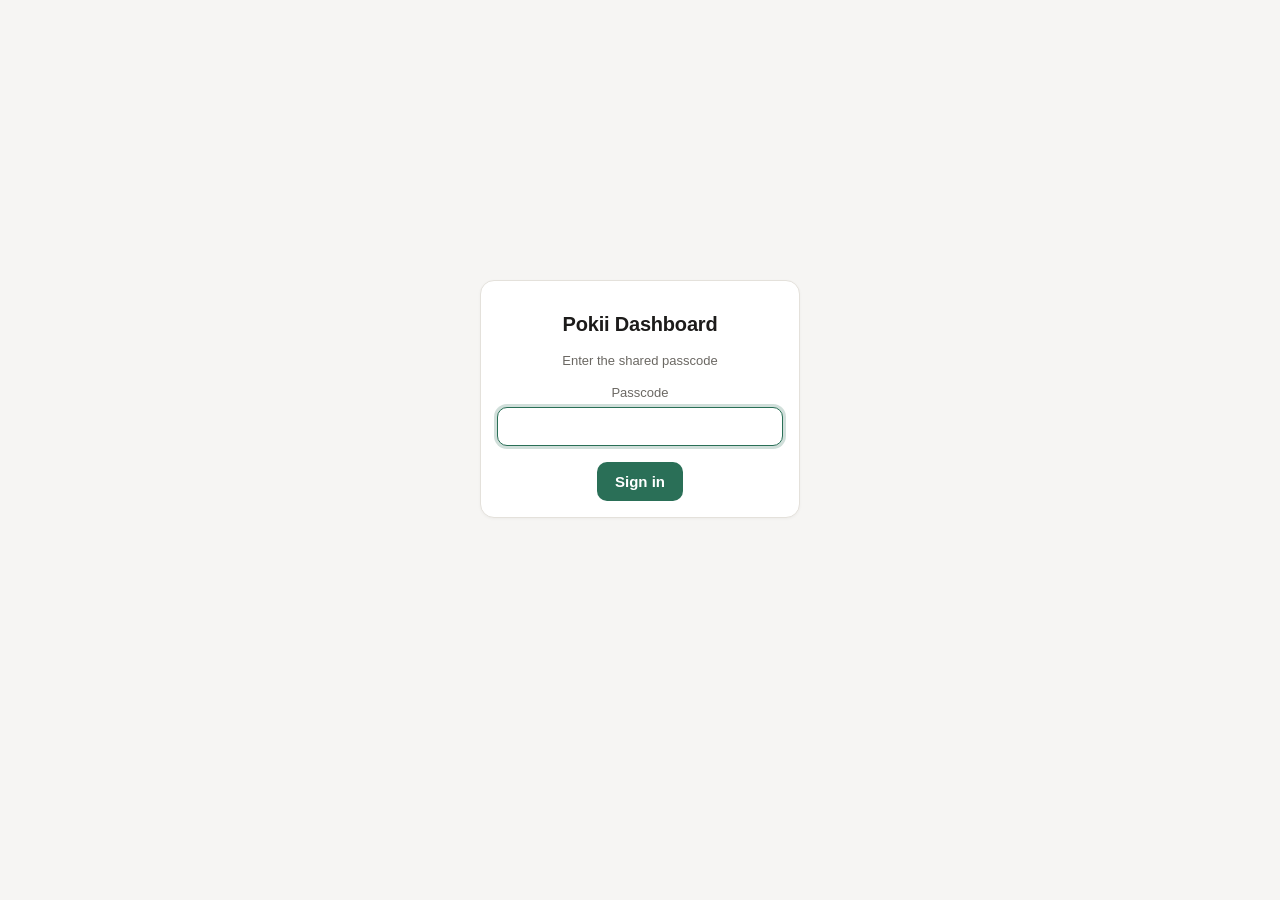
<file: index.html>
<!doctype html>
<html lang="en">
<head>
  <meta charset="utf-8" />
  <meta name="viewport" content="width=device-width, initial-scale=1" />
  <title>Pokii Dashboard — Sign in</title>
  <link rel="stylesheet" href="assets/css/style.css" />
</head>
<body>
  <div class="container login-wrap">
    <div class="card login-card">
      <h1>Pokii Dashboard</h1>
      <p class="hint">Enter the shared passcode</p>
      <form id="login-form">
        <label for="passcode">Passcode</label>
        <input type="password" id="passcode" inputmode="numeric" autocomplete="current-password" required autofocus />
        <div class="field-error" id="login-error" style="display:none"></div>
        <div class="btn-row" style="justify-content:center">
          <button type="submit" class="btn" id="login-btn">Sign in</button>
        </div>
      </form>
    </div>
  </div>

  <script type="module">
    import { login } from "./assets/js/auth.js";
    import { supabase } from "./assets/js/supabaseClient.js";

    // If already signed in, skip straight to the dashboard.
    supabase.auth.getSession().then(({ data }) => {
      if (data.session) window.location.href = "dashboard.html";
    });

    const form = document.getElementById("login-form");
    const errorEl = document.getElementById("login-error");
    const btn = document.getElementById("login-btn");

    form.addEventListener("submit", async (e) => {
      e.preventDefault();
      errorEl.style.display = "none";
      btn.disabled = true;
      btn.textContent = "Checking…";
      try {
        await login(document.getElementById("passcode").value);
        window.location.href = "dashboard.html";
      } catch (err) {
        errorEl.textContent = "Wrong passcode — try again.";
        errorEl.style.display = "block";
        btn.disabled = false;
        btn.textContent = "Sign in";
      }
    });
  </script>
</body>
</html>
</file>
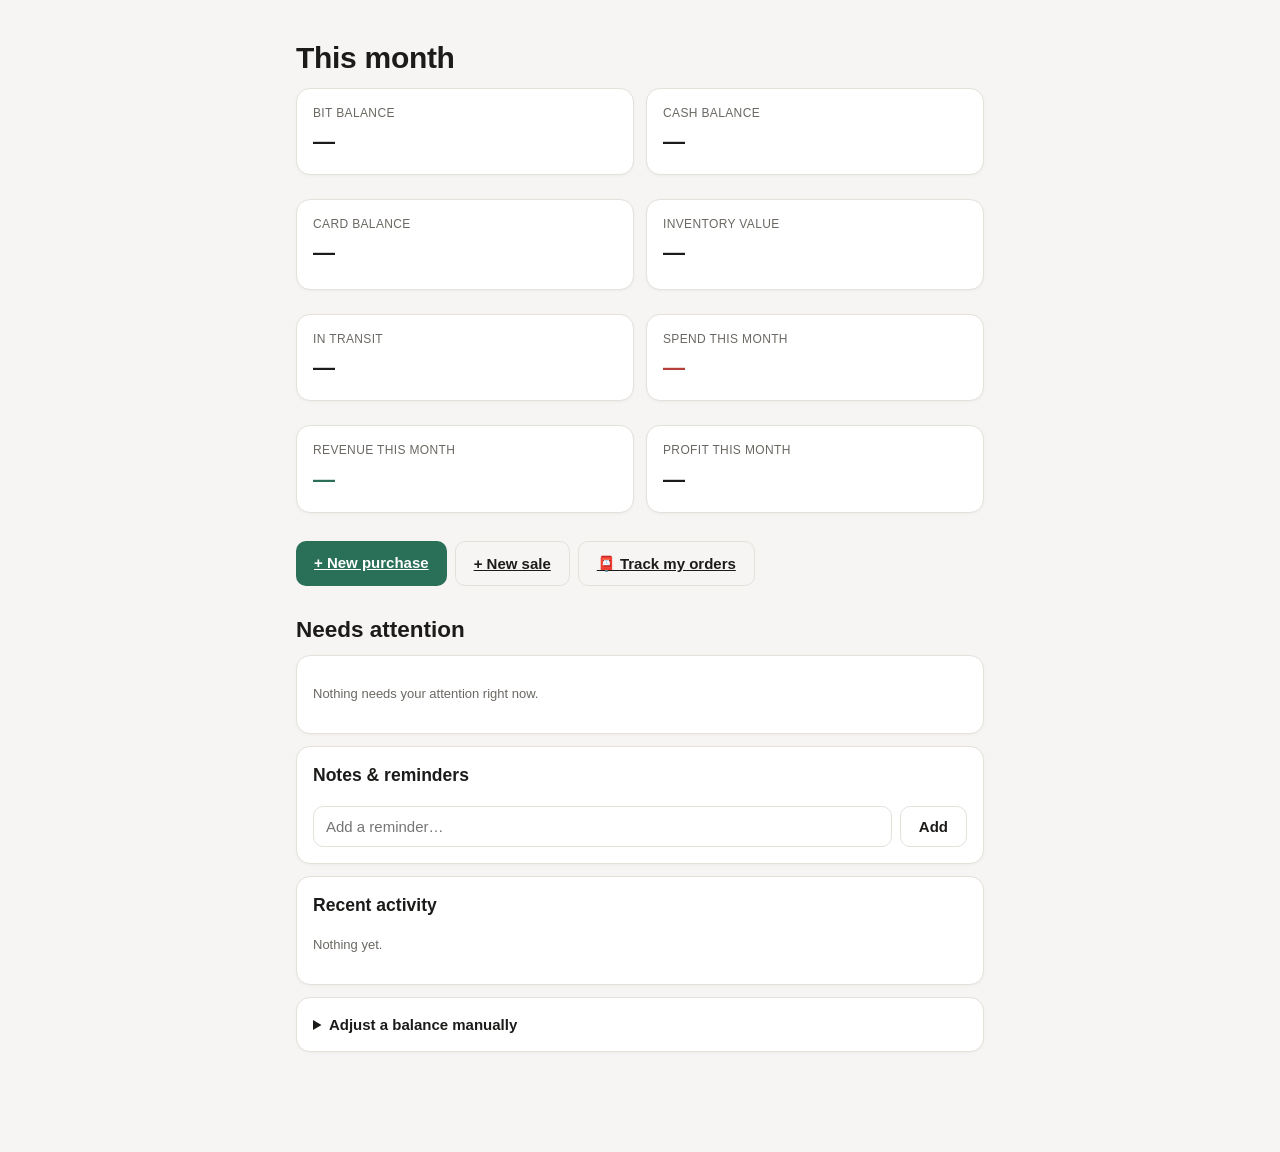
<file: dashboard.html>
<!doctype html>
<html lang="en">
<head>
  <meta charset="utf-8" />
  <meta name="viewport" content="width=device-width, initial-scale=1" />
  <title>Dashboard — Pokii Dashboard</title>
  <link rel="stylesheet" href="assets/css/style.css" />
</head>
<body>
  <div class="container">

    <div id="urgent-alerts"></div>

    <h1 style="margin:20px 0 8px">This month</h1>
    <div class="grid-2">
      <div class="card">
        <div class="stat-label">Bit balance</div>
        <div class="stat-value" id="bal-bit">—</div>
      </div>
      <div class="card">
        <div class="stat-label">Cash balance</div>
        <div class="stat-value" id="bal-cash">—</div>
      </div>
      <div class="card">
        <div class="stat-label">Card balance</div>
        <div class="stat-value" id="bal-card">—</div>
      </div>
      <div class="card">
        <div class="stat-label">Inventory value</div>
        <div class="stat-value" id="inv-value">—</div>
        <div class="hint" id="inv-value-split" style="margin-top:4px"></div>
      </div>
      <div class="card">
        <div class="stat-label">In transit</div>
        <div class="stat-value" id="in-transit">—</div>
      </div>
      <div class="card">
        <div class="stat-label">Spend this month</div>
        <div class="stat-value negative" id="month-spend">—</div>
      </div>
      <div class="card">
        <div class="stat-label">Revenue this month</div>
        <div class="stat-value positive" id="month-revenue">—</div>
      </div>
      <div class="card">
        <div class="stat-label">Profit this month</div>
        <div class="stat-value" id="month-profit">—</div>
      </div>
    </div>

    <div class="btn-row">
      <a class="btn" href="purchases.html#new">+ New purchase</a>
      <a class="btn secondary" href="sales.html#new">+ New sale</a>
      <a class="btn secondary" href="orders.html">📮 Track my orders</a>
    </div>

    <!-- Everything below is what you see scrolling down: what needs doing,
         your own notes, and what's happened most recently. -->

    <h2 style="margin:28px 0 8px">Needs attention</h2>
    <div class="card" id="needs-attention-card">
      <div id="needs-attention-list"><p class="hint">Nothing needs your attention right now.</p></div>
    </div>

    <div class="card" id="reminders-card">
      <h3 style="margin-top:0">Notes &amp; reminders</h3>
      <div id="reminders-list"></div>
      <div class="row" style="display:flex; gap:8px; margin-top:8px">
        <input id="reminder-input" placeholder="Add a reminder…" style="flex:1" />
        <button class="btn secondary" id="reminder-add-btn">Add</button>
      </div>
    </div>

    <div class="card" id="recent-activity-card">
      <h3 style="margin-top:0">Recent activity</h3>
      <div id="recent-activity-list"><p class="hint">Nothing yet.</p></div>
    </div>

    <div class="card" id="market-alerts-card" style="display:none">
      <h3 style="margin-top:0">Deals &amp; drops</h3>
      <p class="hint">Coupons, discounts, and new-product news spotted for Pokémon cards / Funko.</p>
      <div id="market-alerts-list"></div>
    </div>

    <details class="card" id="adjust-balance-card">
      <summary style="cursor:pointer;font-weight:600">Adjust a balance manually</summary>
      <p class="hint">For things the app has no other way to know about — a gift, a correction.</p>
      <select id="adj-account">
        <option value="bit">Bit</option>
        <option value="cash">Cash</option>
        <option value="card">Card</option>
      </select>
      <input id="adj-amount" type="number" step="0.01" placeholder="Amount (+ to add, − to subtract)" />
      <input id="adj-reason" placeholder="Reason (required — e.g. got it as a gift)" />
      <button class="btn secondary" id="adj-save-btn" style="margin-top:6px">Save adjustment</button>
      <p class="field-error" id="adj-error" style="display:none"></p>
    </details>

    <p class="hint spinner-text" id="load-error" style="display:none"></p>
  </div>

  <script type="module" src="assets/js/dashboard.js"></script>
</body>
</html>
</file>
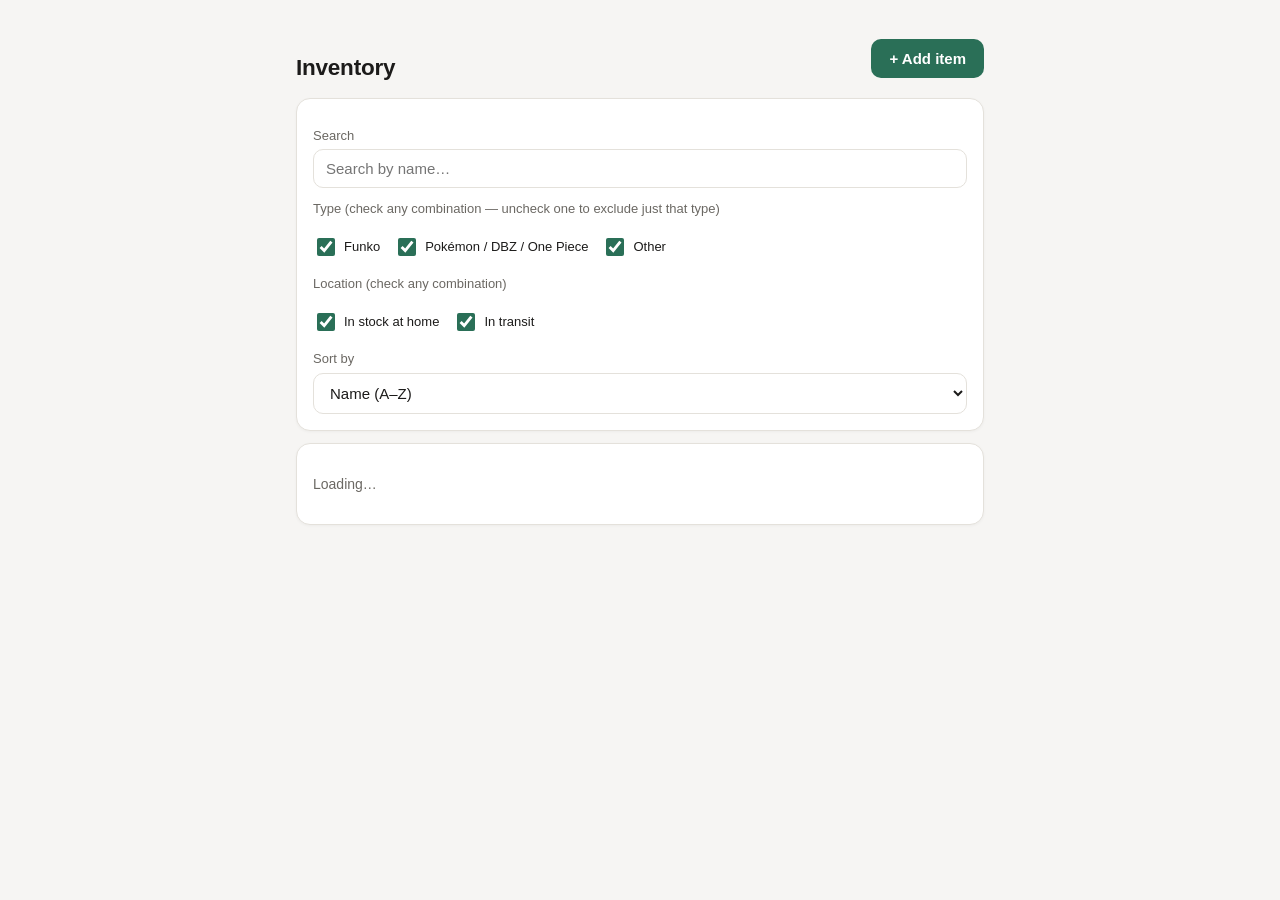
<file: inventory.html>
<!doctype html>
<html lang="en">
<head>
  <meta charset="utf-8" />
  <meta name="viewport" content="width=device-width, initial-scale=1" />
  <title>Inventory — Pokii Dashboard</title>
  <link rel="stylesheet" href="assets/css/style.css" />
</head>
<body>
  <div class="container">

    <section id="list-view">
      <div class="btn-row" style="justify-content:space-between; align-items:center;">
        <h1 style="margin:20px 0 0">Inventory</h1>
        <button class="btn" id="show-add-btn">+ Add item</button>
      </div>
      <p class="hint" id="unit-count"></p>
      <div class="card">
        <label for="search-box">Search</label>
        <input id="search-box" placeholder="Search by name…" />
        <label>Type <span class="hint">(check any combination — uncheck one to exclude just that type)</span></label>
        <div class="row" style="display:flex; gap:14px; flex-wrap:wrap; margin-bottom:10px">
          <label style="display:flex;align-items:center;gap:6px;font-weight:normal;color:var(--text)">
            <input type="checkbox" class="category-check" value="funko" checked /> Funko
          </label>
          <label style="display:flex;align-items:center;gap:6px;font-weight:normal;color:var(--text)">
            <input type="checkbox" class="category-check" value="pokemon_card" checked /> Pokémon / DBZ / One Piece
          </label>
          <label style="display:flex;align-items:center;gap:6px;font-weight:normal;color:var(--text)">
            <input type="checkbox" class="category-check" value="other" checked /> Other
          </label>
        </div>
        <label>Location <span class="hint">(check any combination)</span></label>
        <div class="row" style="display:flex; gap:14px; flex-wrap:wrap; margin-bottom:10px">
          <label style="display:flex;align-items:center;gap:6px;font-weight:normal;color:var(--text)">
            <input type="checkbox" class="location-check" value="home" checked /> In stock at home
          </label>
          <label style="display:flex;align-items:center;gap:6px;font-weight:normal;color:var(--text)">
            <input type="checkbox" class="location-check" value="transit" checked /> In transit
          </label>
        </div>
        <label for="sort-select">Sort by</label>
        <select id="sort-select">
          <option value="name">Name (A–Z)</option>
          <option value="value_desc">Value: high to low</option>
          <option value="value_asc">Value: low to high</option>
          <option value="cost_desc">Cost: high to low</option>
          <option value="qty_desc">Quantity: most in stock</option>
          <option value="oldest">Oldest in stock first</option>
        </select>
      </div>
      <div class="card" id="inventory-list">
        <p class="spinner-text">Loading…</p>
      </div>
    </section>

    <section id="detail-view" style="display:none">
      <button class="btn secondary" id="back-btn">← Back</button>
      <div class="card" id="detail-body"></div>
    </section>

    <section id="add-view" style="display:none">
      <button class="btn secondary" id="back-from-add-btn">← Back</button>
      <h1>Add inventory item</h1>
      <p class="hint">For stock you're entering directly — not tied to a logged purchase or sale (e.g. scanning an existing haul photo). This does not touch your cash balances.</p>
      <div class="card">
        <label for="a-name">Name</label>
        <input id="a-name" placeholder="Item name" />
        <label for="a-category">Category</label>
        <select id="a-category">
          <option value="funko">Funko</option>
          <option value="pokemon_card">Pokémon / DBZ / One Piece</option>
          <option value="other">Other</option>
        </select>
        <label for="a-quantity">Quantity</label>
        <input id="a-quantity" type="number" min="1" step="1" value="1" />
        <label for="a-cost">Cost per unit (what you paid, ₪)</label>
        <input id="a-cost" type="number" min="0" step="0.01" placeholder="0.00" />
        <label for="a-value">Estimated resale value per unit (₪, optional)</label>
        <input id="a-value" type="number" min="0" step="0.01" placeholder="leave blank to auto-estimate" />
        <label for="a-photo">Photo (optional)</label>
        <input id="a-photo" type="file" accept="image/*" />
        <div class="btn-row">
          <button class="btn" id="save-add-btn">Add to inventory</button>
        </div>
        <p class="field-error" id="add-error" style="display:none"></p>
      </div>
    </section>

  </div>

  <script type="module" src="assets/js/inventory.js"></script>
</body>
</html>
</file>
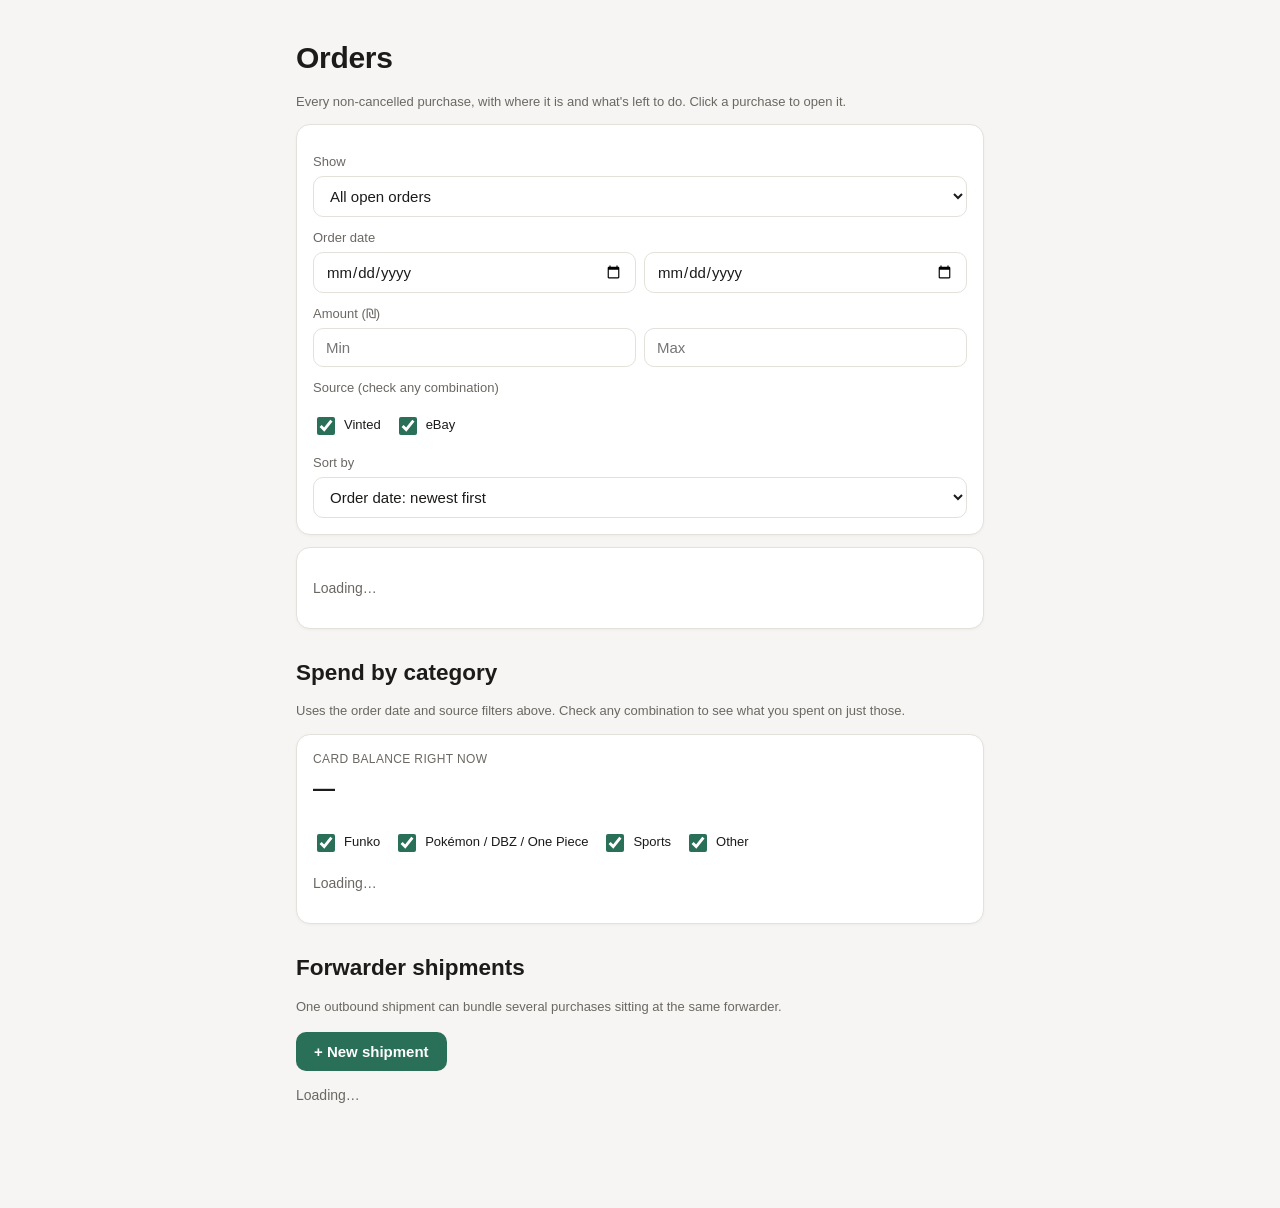
<file: orders.html>
<!doctype html>
<html lang="en">
<head>
  <meta charset="utf-8" />
  <meta name="viewport" content="width=device-width, initial-scale=1" />
  <title>Orders — Pokii Dashboard</title>
  <link rel="stylesheet" href="assets/css/style.css" />
</head>
<body>
  <div class="container">
    <h1 style="margin:20px 0 8px">Orders</h1>
    <p class="hint">Every non-cancelled purchase, with where it is and what's left to do. Click a purchase to open it.</p>

    <div class="card">
      <label for="filter-select">Show</label>
      <select id="filter-select">
        <option value="all">All open orders</option>
        <option value="awaiting_seller">Awaiting seller shipment</option>
        <option value="at_forwarder">At forwarder, not yet sent to me</option>
        <option value="awaiting_payment">Forwarder shipment unpaid</option>
        <option value="in_transit">Shipped to me, in transit</option>
        <option value="received">Received</option>
      </select>

      <label for="date-from">Order date</label>
      <div class="row" style="display:flex; gap:8px">
        <input id="date-from" type="date" placeholder="From" style="flex:1" />
        <input id="date-to" type="date" placeholder="To" style="flex:1" />
      </div>

      <label for="amount-min">Amount (₪)</label>
      <div class="row" style="display:flex; gap:8px">
        <input id="amount-min" type="number" min="0" step="0.01" placeholder="Min" style="flex:1" />
        <input id="amount-max" type="number" min="0" step="0.01" placeholder="Max" style="flex:1" />
      </div>

      <label>Source <span class="hint">(check any combination)</span></label>
      <div class="row" style="display:flex; gap:14px; margin-bottom:10px">
        <label style="display:flex;align-items:center;gap:6px;font-weight:normal;color:var(--text)">
          <input type="checkbox" class="source-check" value="Vinted" checked /> Vinted
        </label>
        <label style="display:flex;align-items:center;gap:6px;font-weight:normal;color:var(--text)">
          <input type="checkbox" class="source-check" value="eBay" checked /> eBay
        </label>
      </div>

      <label for="sort-select">Sort by</label>
      <select id="sort-select">
        <option value="date_desc">Order date: newest first</option>
        <option value="date_asc">Order date: oldest first</option>
        <option value="amount_desc">Amount: high to low</option>
        <option value="amount_asc">Amount: low to high</option>
        <option value="expected_asc">Expected arrival: soonest first</option>
      </select>
    </div>

    <div class="card" id="orders-list">
      <p class="spinner-text">Loading…</p>
    </div>

    <h2 style="margin:28px 0 8px">Spend by category</h2>
    <p class="hint">Uses the order date and source filters above. Check any combination to see what you spent on just those.</p>
    <div class="card">
      <div class="stat-label">Card balance right now</div>
      <div class="stat-value" id="spend-card-balance">—</div>
      <div class="row" style="display:flex; gap:14px; flex-wrap:wrap; margin:14px 0 10px">
        <label style="display:flex;align-items:center;gap:6px;font-weight:normal;color:var(--text)">
          <input type="checkbox" class="spend-category-check" value="funko" checked /> Funko
        </label>
        <label style="display:flex;align-items:center;gap:6px;font-weight:normal;color:var(--text)">
          <input type="checkbox" class="spend-category-check" value="pokemon_card" checked /> Pokémon / DBZ / One Piece
        </label>
        <label style="display:flex;align-items:center;gap:6px;font-weight:normal;color:var(--text)">
          <input type="checkbox" class="spend-category-check" value="sports" checked /> Sports
        </label>
        <label style="display:flex;align-items:center;gap:6px;font-weight:normal;color:var(--text)">
          <input type="checkbox" class="spend-category-check" value="other" checked /> Other
        </label>
      </div>
      <div id="spend-by-category"><p class="spinner-text">Loading…</p></div>
    </div>

    <h2 style="margin:28px 0 8px">Forwarder shipments</h2>
    <p class="hint">One outbound shipment can bundle several purchases sitting at the same forwarder.</p>

    <div class="btn-row">
      <button class="btn" id="new-shipment-btn">+ New shipment</button>
    </div>

    <div class="card" id="new-shipment-card" style="display:none">
      <h3 style="margin-top:0">New forwarder shipment</h3>
      <label for="ns-forwarder">Forwarder</label>
      <select id="ns-forwarder">
        <option value="redbox">Redbox</option>
        <option value="myus">MyUS</option>
        <option value="other">Other</option>
      </select>
      <label for="ns-cost">Shipping cost (₪)</label>
      <input id="ns-cost" type="number" step="0.01" min="0" value="0" />
      <label for="ns-tracking">Tracking number (optional)</label>
      <input id="ns-tracking" placeholder="If you already have it" />
      <label for="ns-expected">Expected arrival (optional)</label>
      <input id="ns-expected" type="date" />

      <label>Purchases sitting at this forwarder</label>
      <div id="ns-purchase-list" class="hint">Pick a forwarder above to see what's waiting there.</div>

      <div class="btn-row">
        <button class="btn" id="ns-create-btn">Create shipment</button>
        <button class="btn secondary" id="ns-cancel-btn">Cancel</button>
      </div>
      <p class="field-error" id="ns-error" style="display:none"></p>
    </div>

    <div id="shipments-list">
      <p class="spinner-text">Loading…</p>
    </div>
  </div>

  <script type="module" src="assets/js/orders.js"></script>
</body>
</html>
</file>
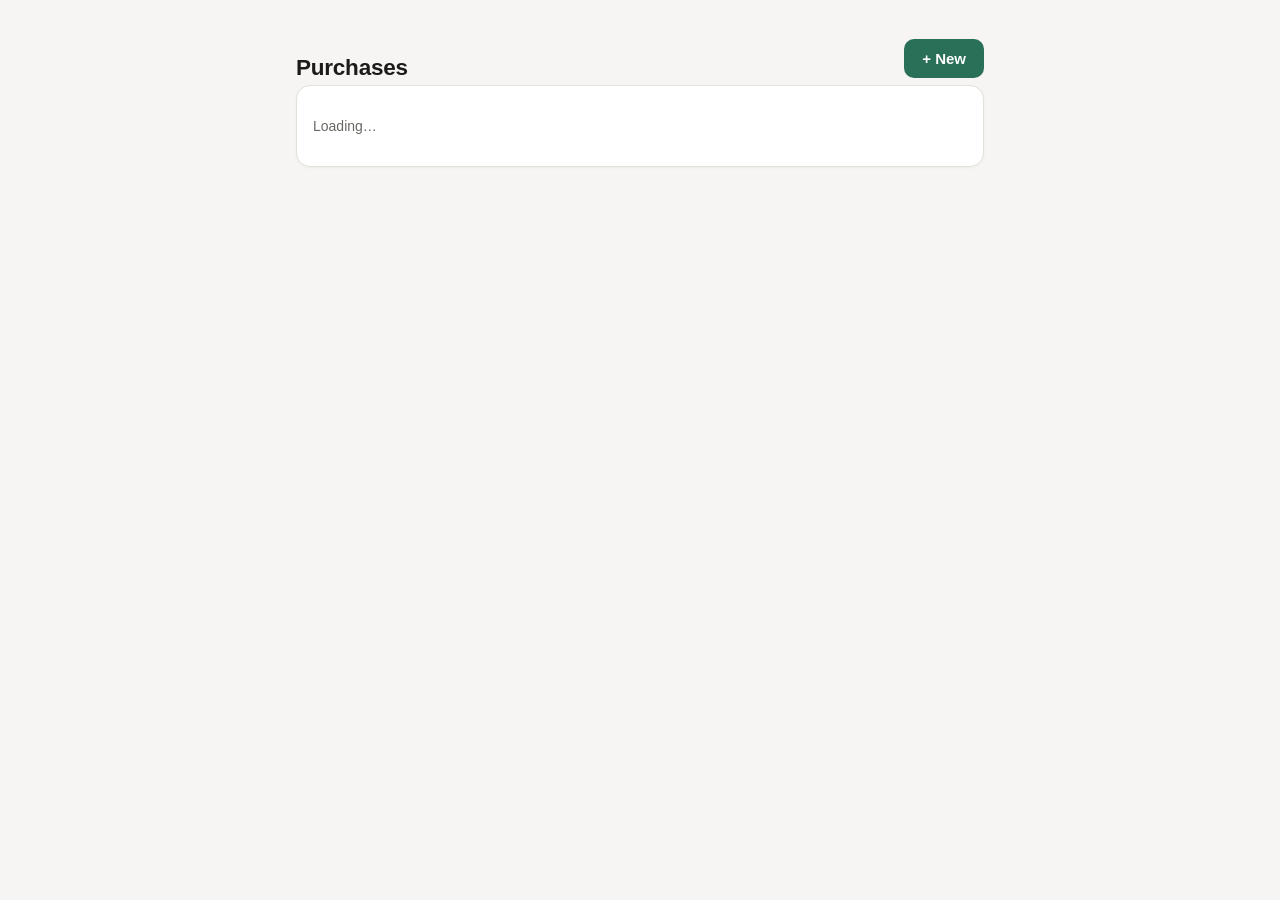
<file: purchases.html>
<!doctype html>
<html lang="en">
<head>
  <meta charset="utf-8" />
  <meta name="viewport" content="width=device-width, initial-scale=1" />
  <title>Purchases — Pokii Dashboard</title>
  <link rel="stylesheet" href="assets/css/style.css" />
</head>
<body>
  <div class="container">

    <!-- LIST VIEW -->
    <section id="list-view">
      <div class="btn-row" style="justify-content:space-between; align-items:center;">
        <h1 style="margin:20px 0 0">Purchases</h1>
        <button class="btn" id="show-new-btn">+ New</button>
      </div>
      <div class="card" id="purchases-list">
        <p class="spinner-text">Loading…</p>
      </div>
    </section>

    <!-- DETAIL VIEW -->
    <section id="detail-view" style="display:none">
      <button class="btn secondary" id="back-from-detail">← Back</button>
      <div class="card" id="detail-body"></div>
    </section>

    <!-- NEW / EDIT PURCHASE VIEW -->
    <section id="form-view" style="display:none">
      <button class="btn secondary" id="back-from-form">← Back</button>
      <h1 id="form-heading">New purchase</h1>

      <div class="card">
        <label for="p-source">Source</label>
        <input id="p-source" placeholder="eBay, Vinted, local, …" />

        <label for="p-sourceurl">Order link (optional)</label>
        <input id="p-sourceurl" type="url" placeholder="Link to the Vinted/eBay listing or order" />

        <label for="p-date">Order date</label>
        <input id="p-date" type="date" />

        <label for="p-account">Paid from</label>
        <select id="p-account">
          <option value="bit">Bit</option>
          <option value="cash">Cash</option>
          <option value="card">Card</option>
        </select>

        <label for="p-status" id="p-status-label">Status</label>
        <select id="p-status">
          <option value="ordered">Ordered</option>
          <option value="shipped">Shipped</option>
          <option value="received">Received</option>
        </select>

        <div class="row" style="display:flex; gap:8px;">
          <div style="flex:1">
            <label for="p-forwarder">Ships to</label>
            <select id="p-forwarder">
              <option value="">Me directly</option>
              <option value="redbox">Redbox forwarder</option>
              <option value="myus">MyUS forwarder</option>
              <option value="other">Other forwarder</option>
            </select>
          </div>
          <div style="flex:1">
            <label for="p-tracking">Tracking number (optional)</label>
            <input id="p-tracking" placeholder="Seller's tracking #" />
          </div>
        </div>

        <div class="row" style="display:flex; gap:8px;">
          <div style="flex:1">
            <label for="p-currency">Currency</label>
            <select id="p-currency">
              <option value="ILS">ILS ₪</option>
              <option value="USD">USD $</option>
              <option value="EUR">EUR €</option>
              <option value="GBP">GBP £</option>
            </select>
          </div>
          <div style="flex:1">
            <label for="p-fxrate">Exchange rate (1 unit → ₪)</label>
            <input id="p-fxrate" type="number" step="0.0001" min="0.0001" value="1" disabled />
          </div>
        </div>
        <p class="hint" id="fx-hint" style="display:none">Prices and shipping below are in the currency you picked — we'll convert to ₪ using this rate when you save.</p>
      </div>

      <div class="card" id="media-card">
        <label for="p-media">Photo or video (optional)</label>
        <input id="p-media" type="file" accept="image/*,video/*" />

        <label for="p-hint">Note (optional)</label>
        <textarea id="p-hint" placeholder="Anything worth telling the AI, or just describe the purchase if you're not attaching media"></textarea>

        <div class="btn-row">
          <button class="btn" id="analyze-btn" disabled>Analyze photo/video</button>
          <button class="btn secondary" id="manual-btn">Skip — enter items manually</button>
        </div>
        <p class="spinner-text" id="analyze-status" style="display:none"></p>
      </div>

      <div class="card" id="draft-card" style="display:none">
        <h3>Items <span class="hint">— review and fix anything the AI got wrong</span></h3>
        <div id="draft-items"></div>
        <button class="btn secondary" id="add-item-btn">+ Add item</button>

        <label for="p-shipping" id="p-shipping-label">Shipping cost (₪, split across items automatically)</label>
        <input id="p-shipping" type="number" step="0.01" min="0" value="0" />

        <div class="btn-row">
          <button class="btn" id="confirm-btn">Save purchase</button>
        </div>
        <p class="field-error" id="confirm-error" style="display:none"></p>
      </div>
    </section>

  </div>

  <script type="module" src="assets/js/purchases.js"></script>
</body>
</html>
</file>
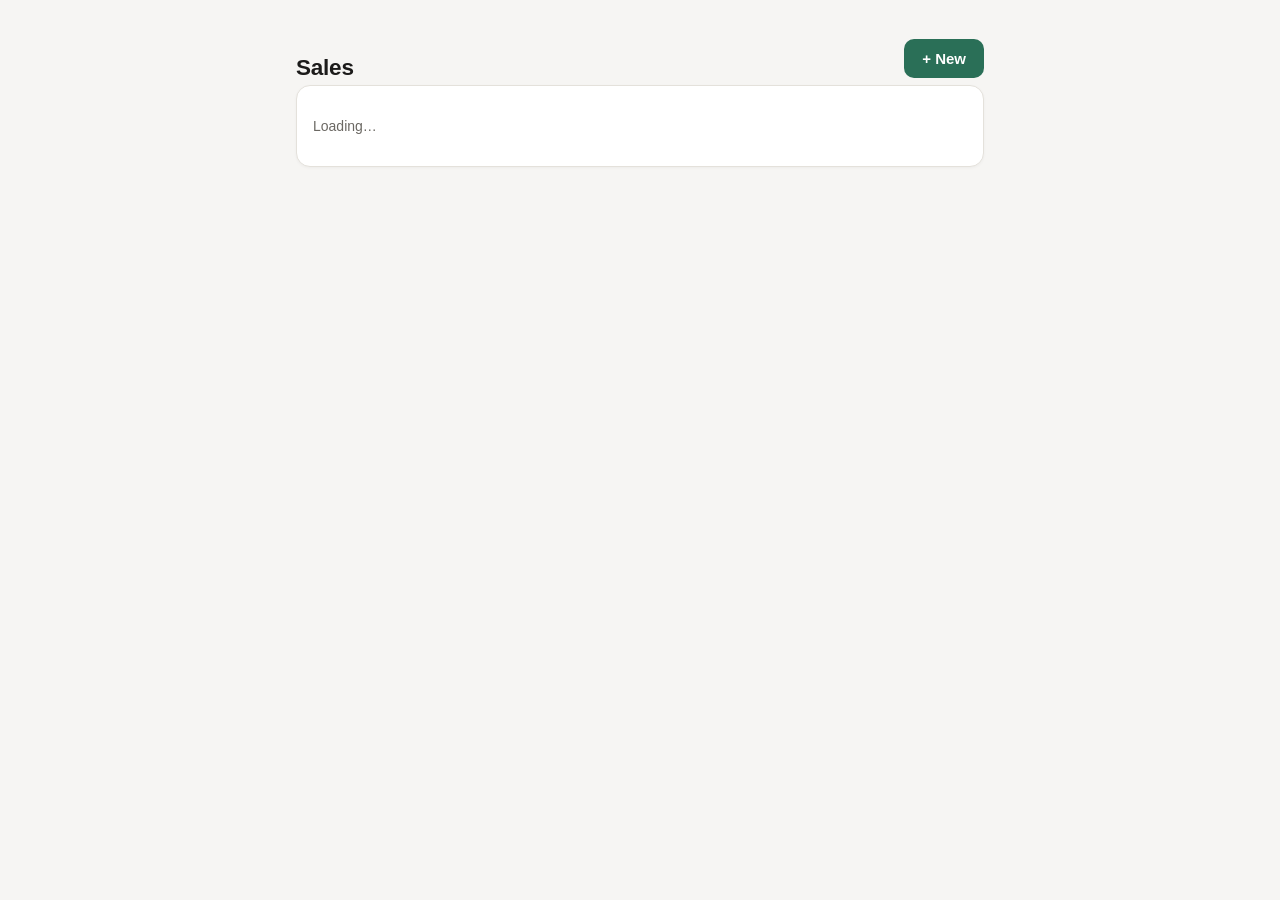
<file: sales.html>
<!doctype html>
<html lang="en">
<head>
  <meta charset="utf-8" />
  <meta name="viewport" content="width=device-width, initial-scale=1" />
  <title>Sales — Pokii Dashboard</title>
  <link rel="stylesheet" href="assets/css/style.css" />
</head>
<body>
  <div class="container">

    <section id="list-view">
      <div class="btn-row" style="justify-content:space-between; align-items:center;">
        <h1 style="margin:20px 0 0">Sales</h1>
        <button class="btn" id="show-new-btn">+ New</button>
      </div>
      <div class="card" id="sales-list">
        <p class="spinner-text">Loading…</p>
      </div>
    </section>

    <section id="detail-view" style="display:none">
      <button class="btn secondary" id="back-from-detail">← Back</button>
      <div class="card" id="detail-body"></div>
    </section>

    <section id="form-view" style="display:none">
      <button class="btn secondary" id="back-from-form">← Back</button>
      <h1 id="form-heading">New sale</h1>

      <div class="card">
        <label for="s-name">Name (optional — shown first in your sales list)</label>
        <input id="s-name" placeholder="e.g. who bought it, or what it was" />

        <label for="s-date">Sale date</label>
        <input id="s-date" type="date" />

        <label for="s-channel">Channel</label>
        <input id="s-channel" placeholder="Convention, online, …" />

        <label for="s-account">Paid into</label>
        <select id="s-account">
          <option value="bit">Bit</option>
          <option value="cash">Cash</option>
          <option value="card">Card</option>
        </select>

        <label for="s-total">Total sale price (₪)</label>
        <input id="s-total" type="number" step="0.01" min="0" />
      </div>

      <div class="card" id="media-card">
        <label for="s-media">Photo (optional)</label>
        <input id="s-media" type="file" accept="image/*,video/*" />

        <label for="s-hint">Note (optional)</label>
        <textarea id="s-hint" placeholder="Anything worth telling the AI, or describe what was sold"></textarea>

        <div class="btn-row">
          <button class="btn" id="analyze-btn" disabled>Analyze photo</button>
          <button class="btn secondary" id="manual-btn">Skip — enter items manually</button>
        </div>
        <p class="spinner-text" id="analyze-status" style="display:none"></p>
      </div>

      <div class="card" id="draft-card" style="display:none">
        <h3>Items sold <span class="hint">— match each to the right stock item</span></h3>
        <div id="draft-items"></div>
        <button class="btn secondary" id="add-item-btn">+ Add item</button>
      </div>

      <div class="card" id="trade-card" style="display:none">
        <label style="display:flex;align-items:center;gap:6px;font-weight:normal;color:var(--text)">
          <input type="checkbox" id="trade-toggle" /> Customer also gave an item in trade
        </label>
        <div id="trade-fields" style="display:none">
          <label for="t-name">Item received</label>
          <input id="t-name" placeholder="e.g. Charizard GX" />
          <label for="t-category">Category</label>
          <select id="t-category">
            <option value="funko">Funko</option>
            <option value="pokemon_card">Pokémon / DBZ / One Piece</option>
            <option value="other">Other</option>
          </select>
          <label for="t-qty">Quantity</label>
          <input id="t-qty" type="number" min="1" value="1" />
          <label for="t-value">Estimated value (₪) <span class="hint">— suggested from what the sold item(s) are worth minus what you actually charged; edit if you know better</span></label>
          <input id="t-value" type="number" step="0.01" min="0" />
          <label for="t-photo">Photo (optional)</label>
          <input id="t-photo" type="file" accept="image/*" />
          <button type="button" class="btn secondary" id="trade-recalc-btn" style="margin-top:6px">↻ Recalculate suggestion</button>
          <p class="hint">Added to inventory at ₪0 cost — you got it in trade, not by paying for it, so its full future sale price will count as profit.</p>
        </div>
      </div>

      <div class="card" id="save-card" style="display:none">
        <div class="btn-row">
          <button class="btn" id="confirm-btn">Save sale</button>
        </div>
        <p class="field-error" id="confirm-error" style="display:none"></p>
      </div>
    </section>

  </div>

  <script type="module" src="assets/js/sales.js"></script>
</body>
</html>
</file>
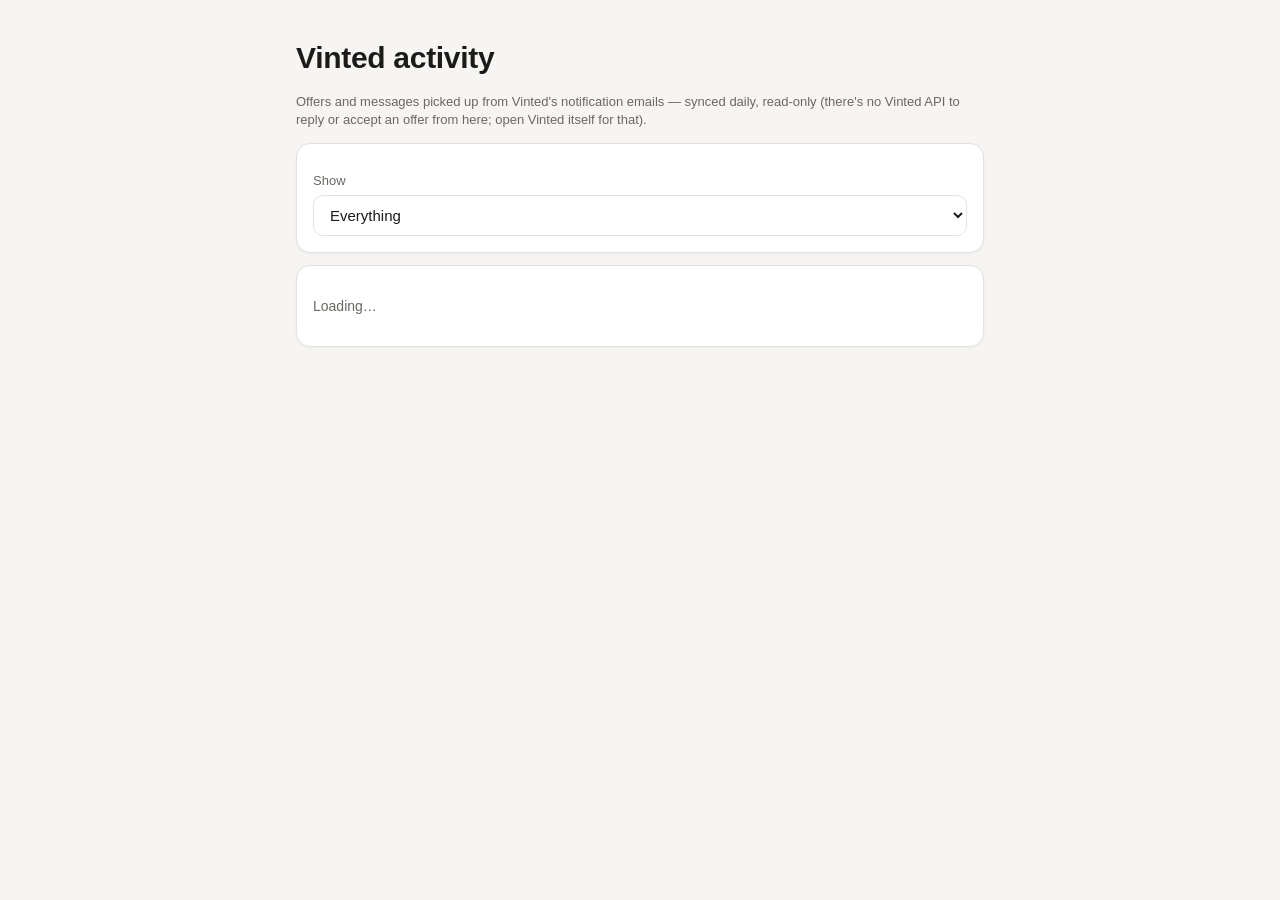
<file: vinted-activity.html>
<!doctype html>
<html lang="en">
<head>
  <meta charset="utf-8" />
  <meta name="viewport" content="width=device-width, initial-scale=1" />
  <title>Vinted Activity — Pokii Dashboard</title>
  <link rel="stylesheet" href="assets/css/style.css" />
</head>
<body>
  <div class="container">
    <h1 style="margin:20px 0 8px">Vinted activity</h1>
    <p class="hint">Offers and messages picked up from Vinted's notification emails — synced daily, read-only (there's no Vinted API to reply or accept an offer from here; open Vinted itself for that).</p>

    <div class="card">
      <label for="kind-filter">Show</label>
      <select id="kind-filter">
        <option value="">Everything</option>
        <option value="offer_received">Offers from sellers</option>
        <option value="offer_accepted">Offers accepted</option>
        <option value="offer_rejected">Offers declined</option>
        <option value="message">Messages</option>
      </select>
    </div>

    <div class="card" id="activity-list">
      <p class="spinner-text">Loading…</p>
    </div>
  </div>

  <script type="module" src="assets/js/vinted-activity.js"></script>
</body>
</html>
</file>
<file: assets/css/style.css>
:root {
  color-scheme: light dark;
  --bg: #f6f5f3;
  --surface: #ffffff;
  --text: #1c1b1a;
  --text-muted: #6b6863;
  --border: #e4e1db;
  --accent: #2a6f57;
  --accent-contrast: #ffffff;
  --danger: #b3413a;
  --success: #2a6f57;
  --warning: #a6741a;

  --badge-ai-bg: #e4f3ec;
  --badge-ai-text: #1f6b4a;
  --badge-human-bg: #ececea;
  --badge-human-text: #57544e;
  --badge-edited-bg: #fbf0dd;
  --badge-edited-text: #8a5a10;
  --badge-missing-bg: #fbe7e5;
  --badge-missing-text: #a3352c;
}

@media (prefers-color-scheme: dark) {
  :root {
    --bg: #17181a;
    --surface: #212325;
    --text: #f1efec;
    --text-muted: #a3a09a;
    --border: #34363a;
    --accent: #4fae86;
    --accent-contrast: #0d1210;
    --danger: #e08074;
    --success: #4fae86;
    --warning: #dba648;

    --badge-ai-bg: #163427;
    --badge-ai-text: #7fd8ae;
    --badge-human-bg: #2c2e31;
    --badge-human-text: #c8c5be;
    --badge-edited-bg: #3a2d12;
    --badge-edited-text: #e3b463;
    --badge-missing-bg: #3a1e1b;
    --badge-missing-text: #f0a89e;
  }
}

* { box-sizing: border-box; }

body {
  margin: 0;
  background: var(--bg);
  color: var(--text);
  font-family: -apple-system, BlinkMacSystemFont, "Segoe UI", Roboto, Helvetica, Arial, sans-serif;
  font-size: 15px;
  line-height: 1.45;
  padding-bottom: 72px;
}

a { color: var(--accent); }

.container {
  max-width: 720px;
  margin: 0 auto;
  padding: 16px;
}

/* ---------- top nav ---------- */
.topnav {
  position: sticky;
  top: 0;
  z-index: 10;
  display: flex;
  align-items: center;
  justify-content: space-between;
  gap: 8px;
  background: var(--surface);
  border-bottom: 1px solid var(--border);
  padding: 12px 16px;
}
.topnav .brand { font-weight: 700; font-size: 16px; }
.topnav .spacer { flex: 1; }
.topnav button.logout {
  background: none;
  border: 1px solid var(--border);
  color: var(--text-muted);
  border-radius: 8px;
  padding: 6px 10px;
  font-size: 13px;
}

/* bottom tab bar for mobile */
.tabbar {
  position: fixed;
  bottom: 0;
  left: 0;
  right: 0;
  display: flex;
  background: var(--surface);
  border-top: 1px solid var(--border);
  z-index: 10;
}
.tabbar a {
  flex: 1;
  text-align: center;
  padding: 10px 4px 8px;
  font-size: 12px;
  text-decoration: none;
  color: var(--text-muted);
}
.tabbar a.active { color: var(--accent); font-weight: 600; }

/* ---------- cards ---------- */
.card {
  background: var(--surface);
  border: 1px solid var(--border);
  border-radius: 14px;
  padding: 16px;
  margin-bottom: 12px;
  box-shadow: 0 1px 3px rgba(0, 0, 0, 0.04);
}
.card h2, .card h3 { margin-top: 0; }
h1 { letter-spacing: -0.01em; }

.urgent-banner {
  background: var(--danger);
  color: #fff;
  border-radius: 14px;
  padding: 16px;
  margin-bottom: 12px;
}
.urgent-banner .title { font-weight: 700; font-size: 17px; }
.urgent-banner .meta { color: #fff; opacity: 0.9; }
.urgent-banner a { color: #fff; text-decoration: underline; }
.urgent-banner .btn.secondary { background: rgba(255,255,255,0.16); color: #fff; border-color: rgba(255,255,255,0.5); }

.grid-2 {
  display: grid;
  grid-template-columns: 1fr 1fr;
  gap: 12px;
}
@media (max-width: 480px) {
  .grid-2 { grid-template-columns: 1fr; }
}

.stat-label {
  font-size: 12px;
  color: var(--text-muted);
  text-transform: uppercase;
  letter-spacing: 0.03em;
  margin-bottom: 4px;
}
.stat-value { font-size: 22px; font-weight: 700; font-variant-numeric: tabular-nums; }
.stat-value.negative { color: var(--danger); }
.stat-value.positive { color: var(--success); }

/* ---------- forms ---------- */
label {
  display: block;
  font-size: 13px;
  color: var(--text-muted);
  margin: 12px 0 4px;
}
input:not([type="checkbox"]):not([type="radio"]), select, textarea {
  width: 100%;
  padding: 10px 12px;
  border-radius: 10px;
  border: 1px solid var(--border);
  background: var(--surface);
  color: var(--text);
  font-size: 15px;
  font-family: inherit;
  transition: border-color 0.12s ease, box-shadow 0.12s ease;
}
input:not([type="checkbox"]):not([type="radio"]):focus, select:focus, textarea:focus {
  outline: none;
  border-color: var(--accent);
  box-shadow: 0 0 0 3px color-mix(in srgb, var(--accent) 22%, transparent);
}
textarea { min-height: 70px; resize: vertical; }
input[type="checkbox"], input[type="radio"] {
  width: 18px;
  height: 18px;
  flex: none;
  accent-color: var(--accent);
}

button {
  font-family: inherit;
  cursor: pointer;
}
.btn {
  display: inline-block;
  padding: 11px 18px;
  border-radius: 10px;
  border: none;
  background: var(--accent);
  color: var(--accent-contrast);
  font-size: 15px;
  font-weight: 600;
  transition: opacity 0.12s ease, transform 0.05s ease;
}
.btn:hover:not(:disabled) { opacity: 0.9; }
.btn:active:not(:disabled) { transform: scale(0.98); }
.btn.secondary {
  background: transparent;
  color: var(--text);
  border: 1px solid var(--border);
}
.btn.secondary:hover:not(:disabled) { background: var(--bg); opacity: 1; }
.btn.danger { background: var(--danger); color: #fff; }
.btn:disabled { opacity: 0.5; cursor: default; }
.btn-row { display: flex; gap: 8px; margin-top: 16px; flex-wrap: wrap; }

.field-error { color: var(--danger); font-size: 13px; margin-top: 6px; }
.hint { color: var(--text-muted); font-size: 13px; }

/* ---------- badges ---------- */
.badge {
  display: inline-block;
  font-size: 11px;
  font-weight: 600;
  padding: 2px 7px;
  border-radius: 999px;
  margin-left: 6px;
  vertical-align: middle;
}
.badge-ai { background: var(--badge-ai-bg); color: var(--badge-ai-text); }
.badge-human { background: var(--badge-human-bg); color: var(--badge-human-text); }
.badge-edited { background: var(--badge-edited-bg); color: var(--badge-edited-text); }
.badge-missing { background: var(--badge-missing-bg); color: var(--badge-missing-text); }

/* ---------- lists / line items ---------- */
.list-row {
  display: flex;
  justify-content: space-between;
  align-items: center;
  padding: 12px 0;
  border-bottom: 1px solid var(--border);
  gap: 12px;
  transition: background-color 0.1s ease;
}
.list-row:last-child { border-bottom: none; }
.list-row .title { font-weight: 600; }
.list-row .meta { font-size: 12px; color: var(--text-muted); }
.list-row[style*="cursor:pointer"]:hover {
  background: var(--bg);
  margin-inline: -12px;
  padding-inline: 12px;
  border-radius: 10px;
}

/* ---------- photo thumbnails ---------- */
.thumb, .thumb-placeholder {
  border-radius: 10px;
  flex-shrink: 0;
  background: var(--border);
}
.thumb {
  object-fit: cover;
  border: 1px solid var(--border);
}
.thumb-sm { width: 44px; height: 44px; }
.thumb-md { width: 56px; height: 56px; }
.thumb-lg { width: 96px; height: 96px; }

.line-item {
  border: 1px solid var(--border);
  border-radius: 10px;
  padding: 12px;
  margin-bottom: 10px;
}
.line-item .row {
  display: flex;
  gap: 8px;
  align-items: flex-end;
  flex-wrap: wrap;
}
.line-item .row > div { flex: 1; min-width: 100px; }
.line-item .remove-btn {
  background: none;
  border: none;
  color: var(--danger);
  font-size: 13px;
  padding: 4px;
}

.empty-state {
  text-align: center;
  padding: 40px 16px;
  color: var(--text-muted);
  border: 1px dashed var(--border);
  border-radius: 14px;
}

.status-pill {
  display: inline-block;
  font-size: 12px;
  font-weight: 600;
  padding: 3px 10px;
  border-radius: 999px;
  border: 1px solid var(--border);
}
.status-ordered { color: var(--warning); border-color: var(--warning); background: color-mix(in srgb, var(--warning) 12%, transparent); }
.status-shipped { color: var(--accent); border-color: var(--accent); background: color-mix(in srgb, var(--accent) 12%, transparent); }
.status-received { color: var(--success); border-color: var(--success); background: color-mix(in srgb, var(--success) 12%, transparent); }
.status-cancelled { color: var(--danger); border-color: var(--danger); background: color-mix(in srgb, var(--danger) 12%, transparent); }

.center { text-align: center; }
.mt-16 { margin-top: 16px; }
.spinner-text { color: var(--text-muted); font-size: 14px; }

/* login page */
.login-wrap {
  min-height: 90vh;
  display: flex;
  align-items: center;
  justify-content: center;
}
.login-card {
  width: 100%;
  max-width: 320px;
  text-align: center;
}
.login-card h1 { font-size: 20px; margin-bottom: 4px; }
</file>
